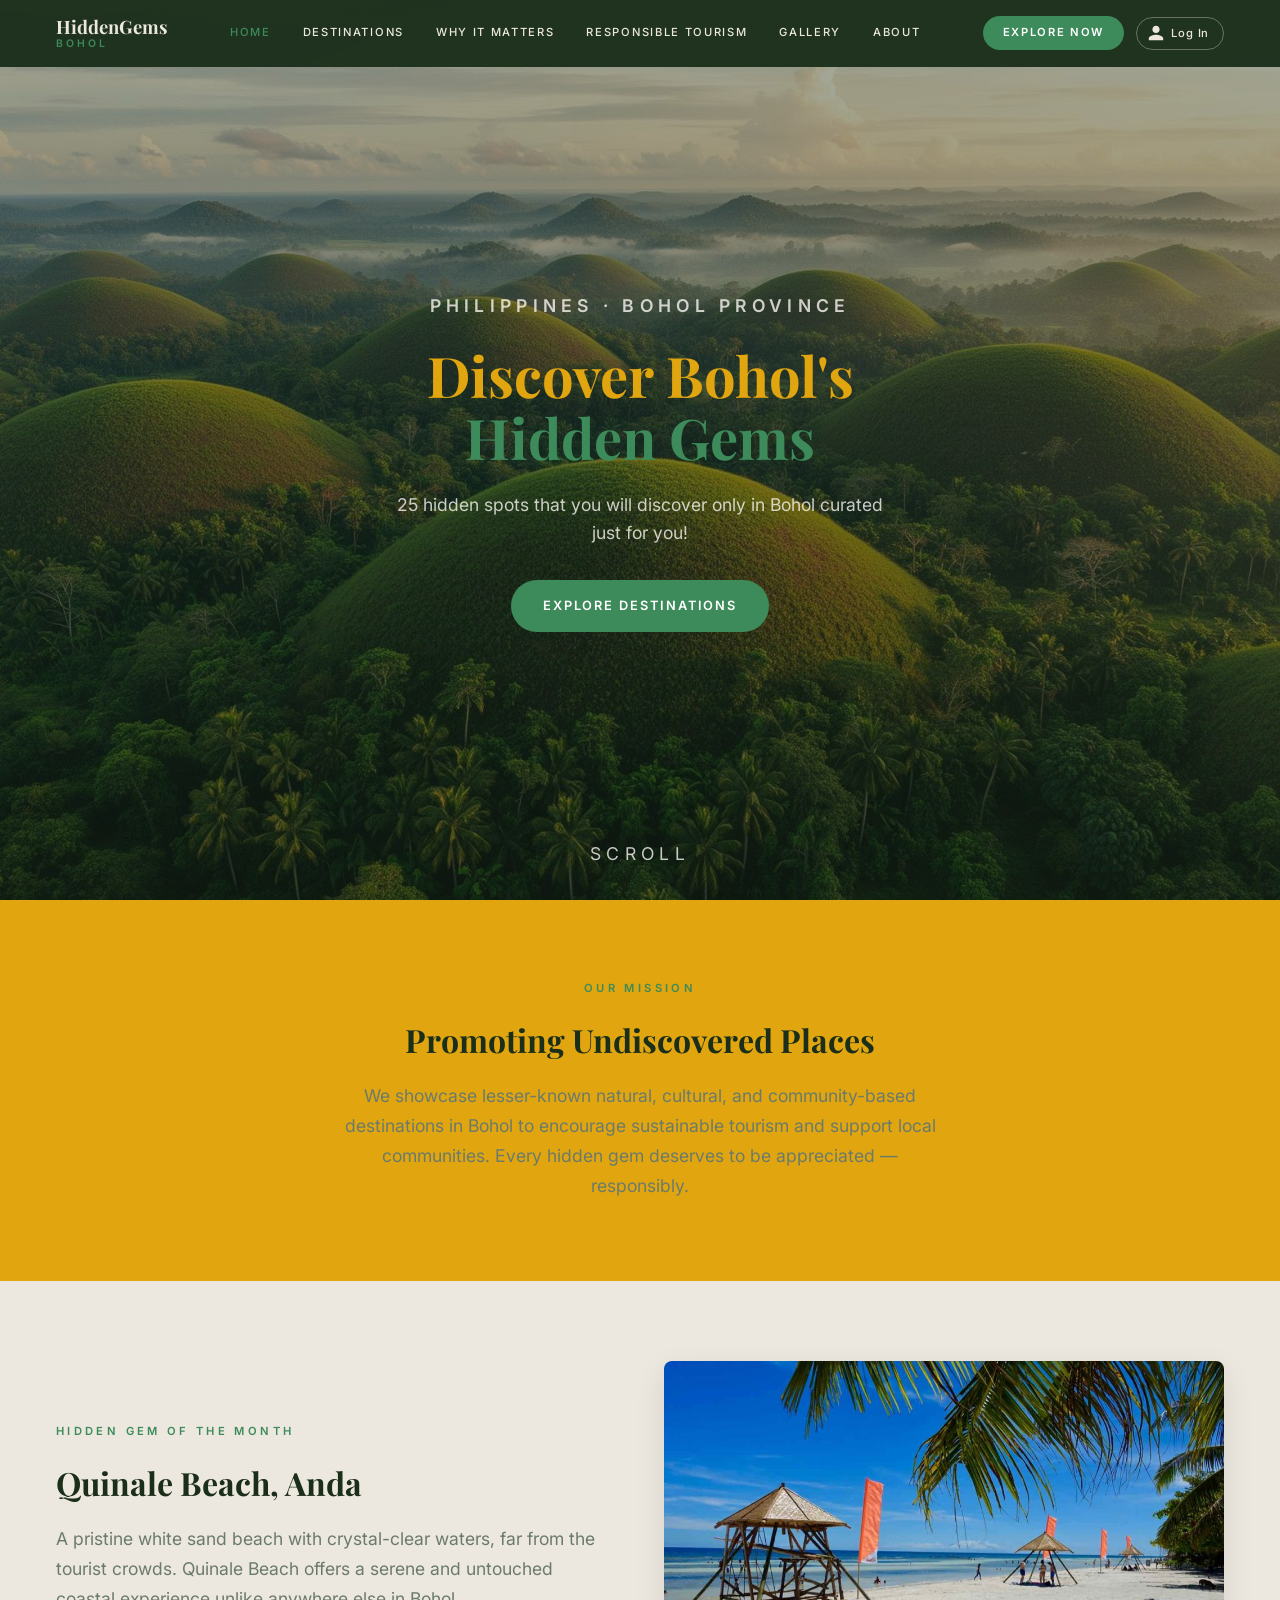
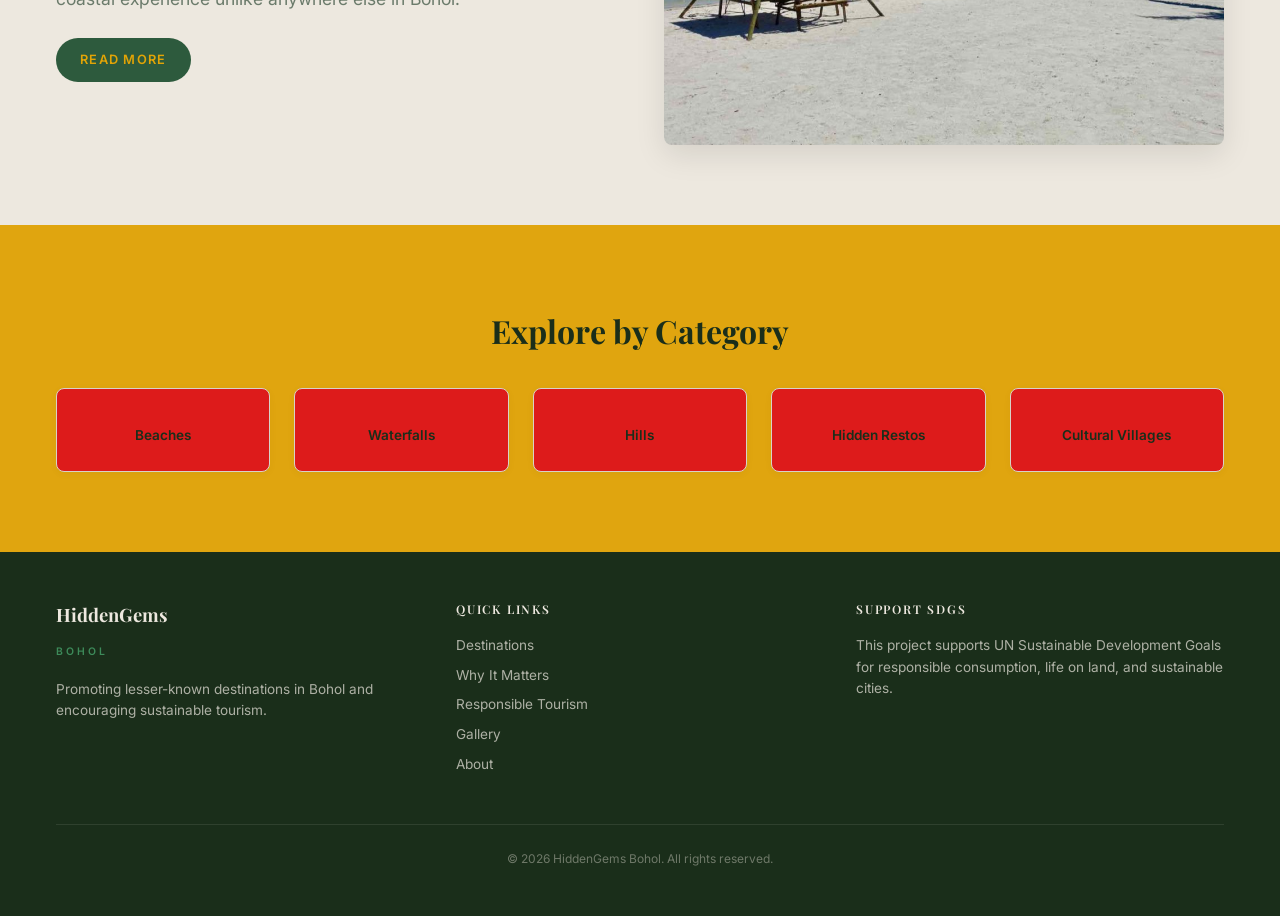
<file: HIDDENGEMS PART 2/index.html>
<!DOCTYPE html>
<html lang="en">
<head>
  <meta charset="UTF-8">
  <meta name="viewport" content="width=device-width, initial-scale=1.0">
  <title>HiddenGems Bohol – Discover Undiscovered Destinations</title>
  <meta name="description" content="Explore lesser-known beaches, waterfalls, mountains, and cultural villages in Bohol, Philippines.">
  <link rel="stylesheet" href="css/style.css">
</head>
<body>
  <div id="navbar"></div>

  <section class="hero">
    <img src="images/hero-bohol.jpg" alt="Chocolate Hills Bohol" class="hero-bg">
    <div class="hero-overlay"></div>
    <div class="hero-content">
      <p class="hero-tag">PHILIPPINES · BOHOL PROVINCE</p>
      <h1>Discover Bohol's<br><span>Hidden Gems</span></h1>
      <p>25 hidden spots that you will discover only in Bohol curated just for you!</p>
      <a href="destinations.html" class="hero-btn">EXPLORE DESTINATIONS</a>
    </div>
    <p class="hero-scroll">SCROLL</p>
  </section>

  <section class="section">
    <div class="container text-center" style="max-width:700px;margin:0 auto;">
      <p class="section-tag">OUR MISSION</p>
      <h2 class="section-title">Promoting Undiscovered Places</h2>
      <p class="section-desc mx-auto">We showcase lesser-known natural, cultural, and community-based destinations in Bohol to encourage sustainable tourism and support local communities. Every hidden gem deserves to be appreciated — responsibly.</p>
    </div>
  </section>

  <section class="section section-alt">
    <div class="container">
      <div class="featured-grid">
        <div>
          <p class="section-tag">HIDDEN GEM OF THE MONTH</p>
          <h2 class="section-title">Quinale Beach, Anda</h2>
          <p class="section-desc">A pristine white sand beach with crystal-clear waters, far from the tourist crowds. Quinale Beach offers a serene and untouched coastal experience unlike anywhere else in Bohol.</p>
          <a href="destination-detail.html?id=quinale-beach" class="read-more-btn">READ MORE</a>
        </div>
        <div>
          <img src="images/uploads/quinale.jpg" alt="Quinale Beach" class="featured-img">
        </div>
      </div>
    </div>
  </section>

  <section class="section">
    <div class="container text-center">
      <h2 class="section-title">Explore by Category</h2>
      <div class="category-grid" style="margin-top:2rem;">
        <a href="destinations.html?category=beaches" class="category-card"><div class="label">Beaches</div></a>
        <a href="destinations.html?category=waterfalls" class="category-card"><div class="label">Waterfalls</div></a>
        <a href="destinations.html?category=hills" class="category-card"><div class="label">Hills</div></a>
        <a href="destinations.html?category=hidden-restos" class="category-card"><div class="label">Hidden Restos</div></a>
        <a href="destinations.html?category=cultural" class="category-card"><div class="label">Cultural Villages</div></a>
      </div>
    </div>
  </section>

  <div id="footer"></div>
  <script src="js/data.js"></script>
  <script src="js/app.js"></script>
  <script>
    document.getElementById('navbar').innerHTML = getNavbar('home');
    document.getElementById('footer').innerHTML = getFooter();
  </script>
</body>
</html>
</file>
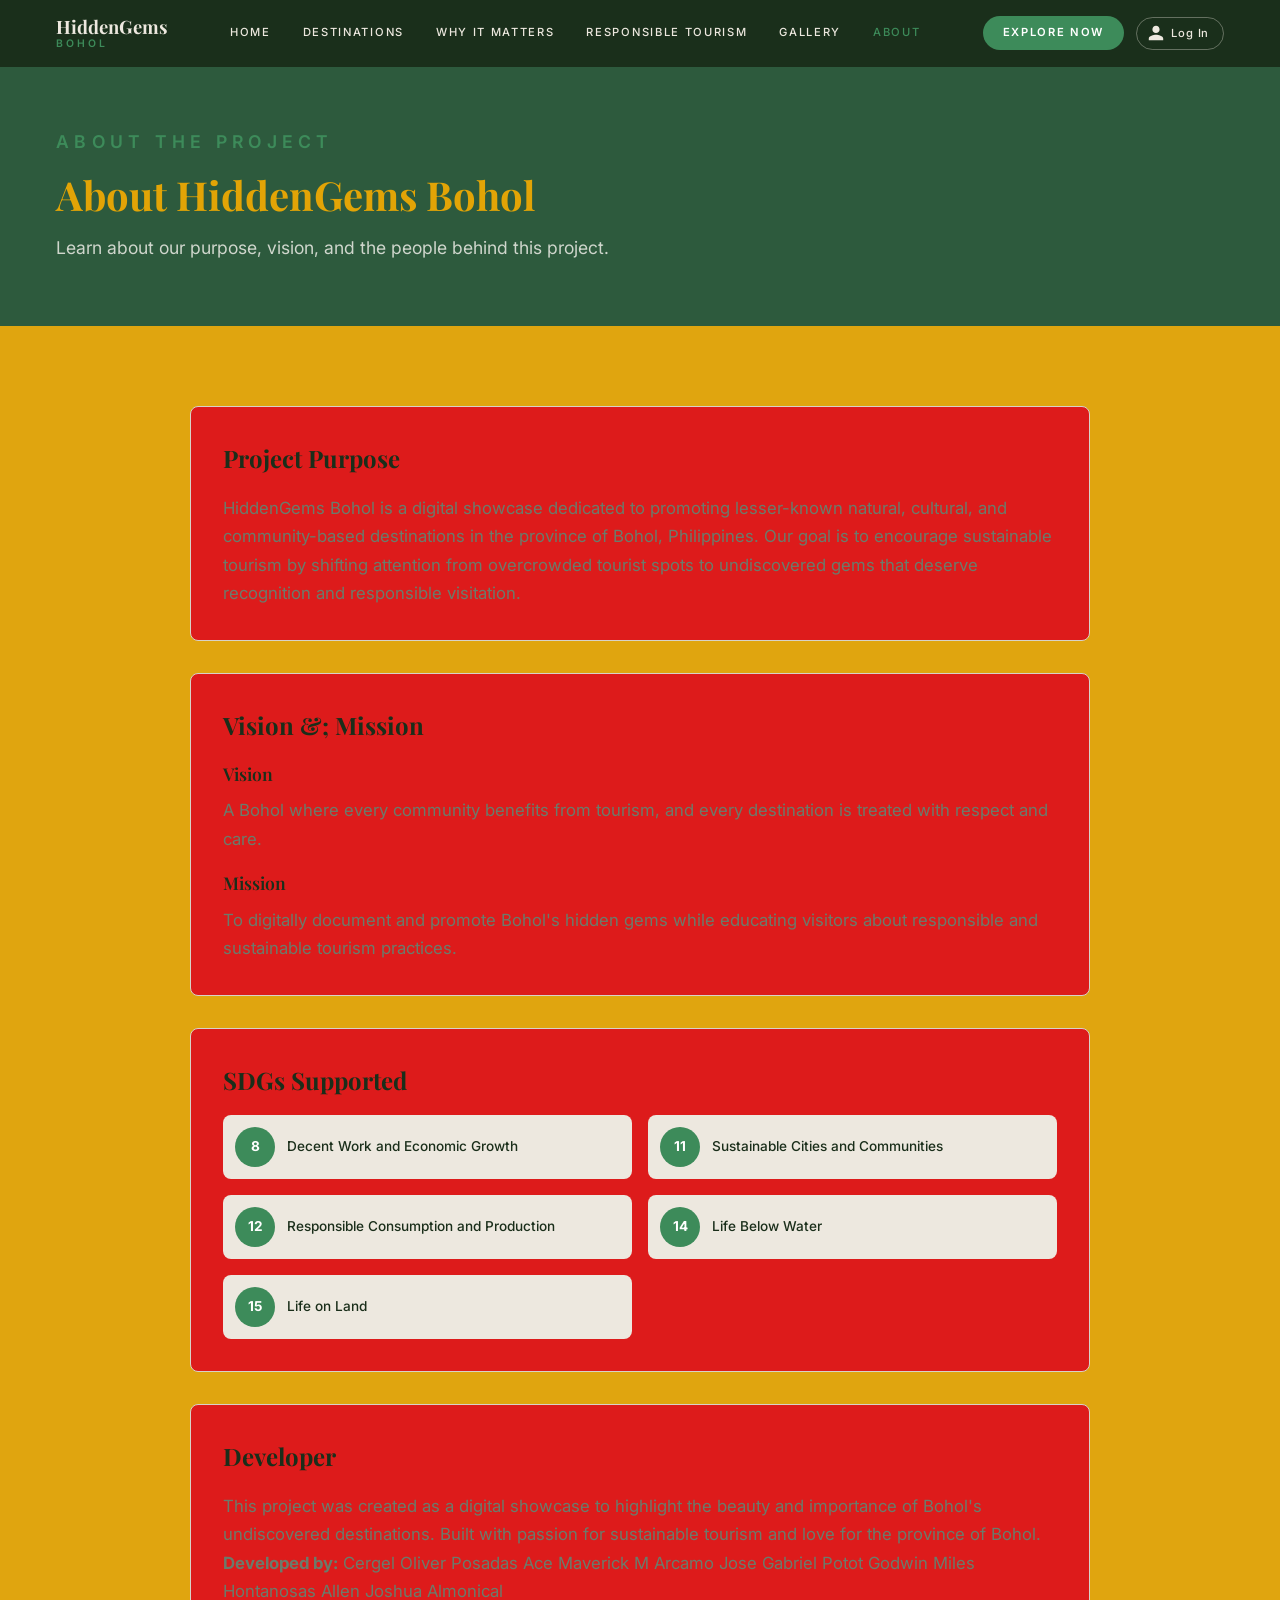
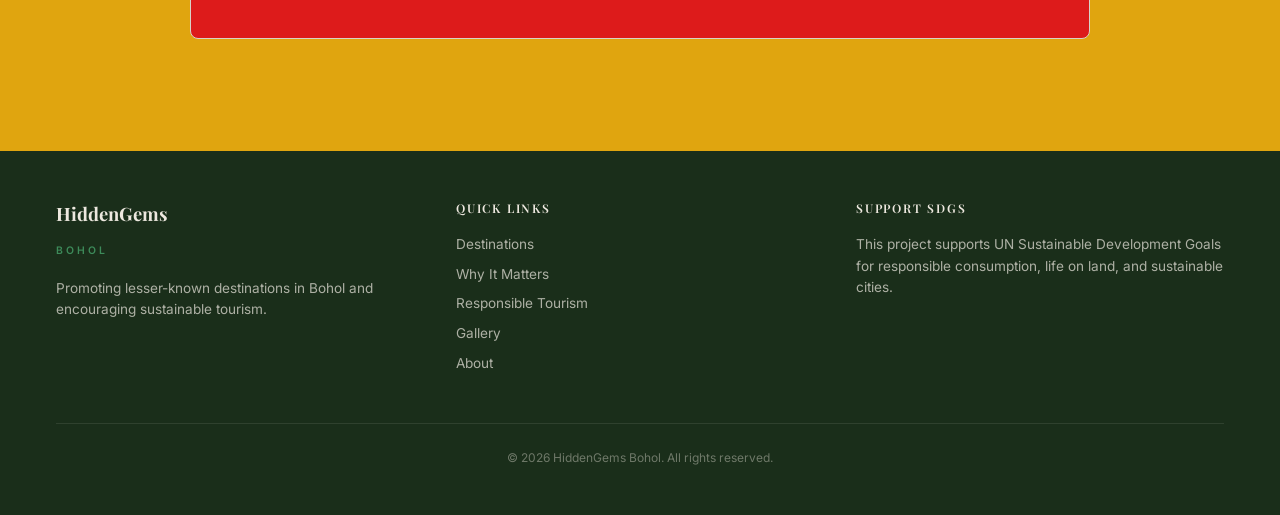
<file: HIDDENGEMS PART 2/about.html>
<!DOCTYPE html>
<html lang="en">
<head>
  <meta charset="UTF-8">
  <meta name="viewport" content="width=device-width, initial-scale=1.0">
  <title>About – HiddenGems Bohol</title>
  <meta name="description" content="Learn about the purpose, vision, and team behind HiddenGems Bohol.">
  <link rel="stylesheet" href="css/style.css">
</head>
<body>
  <div id="navbar"></div>
  <div id="pageHeader"></div>

  <section class="section">
    <div class="content-cards">
      <div class="content-card">
        <h2>Project Purpose</h2>
        <p>HiddenGems Bohol is a digital showcase dedicated to promoting lesser-known natural, cultural, and community-based destinations in the province of Bohol, Philippines. Our goal is to encourage sustainable tourism by shifting attention from overcrowded tourist spots to undiscovered gems that deserve recognition and responsible visitation.</p>
      </div>

      <div class="content-card">
        <h2>Vision &; Mission</h2>
        <h3>Vision</h3>
        <p>A Bohol where every community benefits from tourism, and every destination is treated with respect and care.</p>
        <h3>Mission</h3>
        <p>To digitally document and promote Bohol's hidden gems while educating visitors about responsible and sustainable tourism practices.</p>
      </div>

      <div class="content-card">
        <h2>SDGs Supported</h2>
        <div class="sdg-grid" style="margin-top:1rem;">
          <div class="sdg-item"><span class="sdg-num">8</span><span class="sdg-label">Decent Work and Economic Growth</span></div>
          <div class="sdg-item"><span class="sdg-num">11</span><span class="sdg-label">Sustainable Cities and Communities</span></div>
          <div class="sdg-item"><span class="sdg-num">12</span><span class="sdg-label">Responsible Consumption and Production</span></div>
          <div class="sdg-item"><span class="sdg-num">14</span><span class="sdg-label">Life Below Water</span></div>
          <div class="sdg-item"><span class="sdg-num">15</span><span class="sdg-label">Life on Land</span></div>
        </div>
      </div>

      <div class="content-card">
        <h2>Developer</h2>
        <p>This project was created as a digital showcase to highlight the beauty and importance of Bohol's undiscovered destinations. Built with passion for sustainable tourism and love for the province of Bohol.</p>
        <p><strong>Developed by:</strong> Cergel Oliver Posadas
                                          Ace Maverick M Arcamo
                                          Jose Gabriel Potot
                                          Godwin Miles Hontanosas
                                          Allen Joshua Almonical

        </p>
      </div>
    </div>
  </section>

  <div id="footer"></div>
  <script src="js/data.js"></script>
  <script src="js/app.js"></script>
  <script>
    document.getElementById('navbar').innerHTML = getNavbar('about');
    document.getElementById('pageHeader').innerHTML = getPageHeader('About the Project', 'About HiddenGems Bohol', 'Learn about our purpose, vision, and the people behind this project.');
    document.getElementById('footer').innerHTML = getFooter();
  </script>
</body>
</html>
</file>
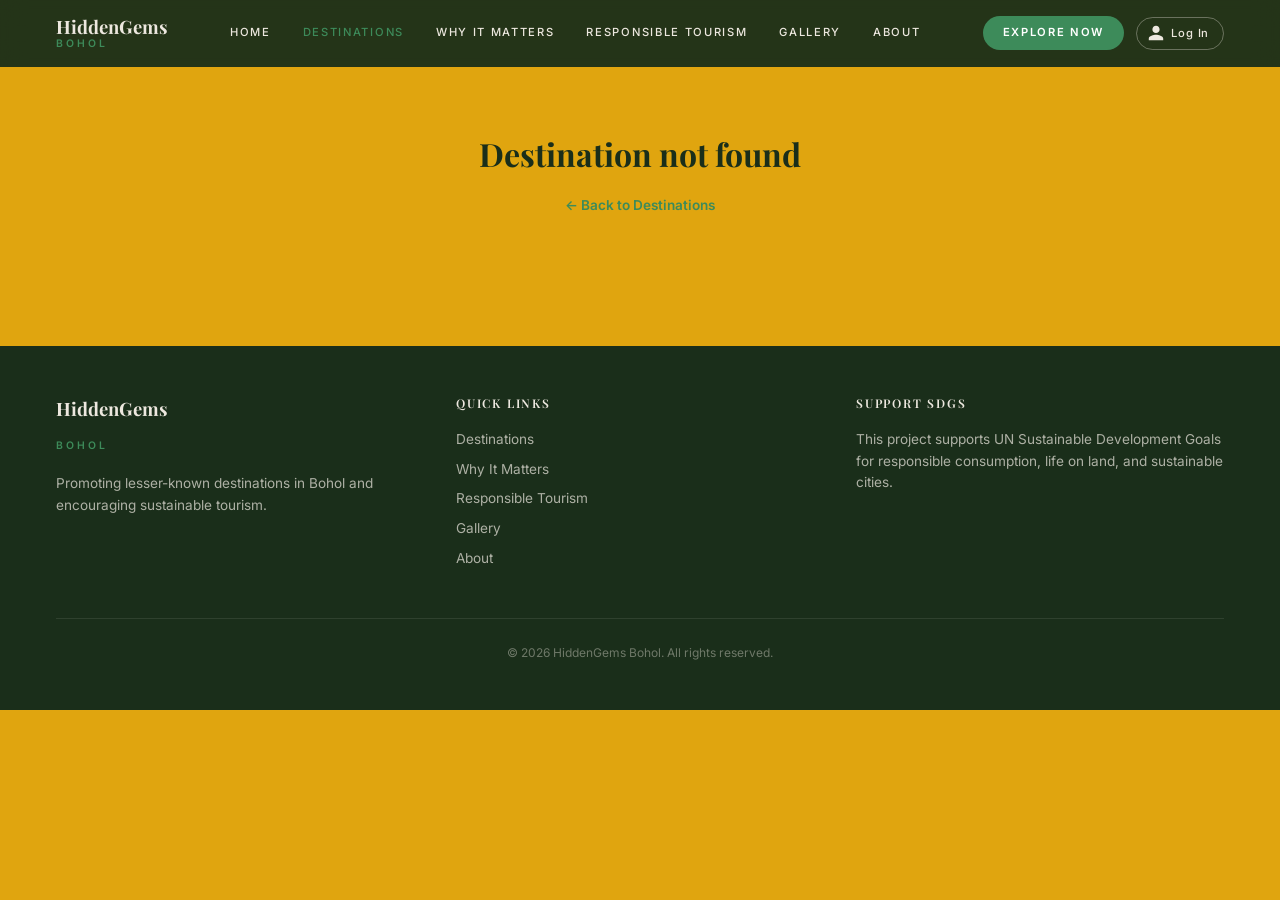
<file: HIDDENGEMS PART 2/destination-detail.html>
<!DOCTYPE html>
<html lang="en">
<head>
  <meta charset="UTF-8">
  <meta name="viewport" content="width=device-width, initial-scale=1.0">
  <title>Destination Detail – HiddenGems Bohol</title>
  <meta name="description" content="Detailed information about a hidden gem in Bohol.">
  <link rel="stylesheet" href="css/style.css">
</head>
<body>
  <div id="navbar"></div>
  <div id="detailContent"></div>
  <div id="footer"></div>

  <script src="js/data.js"></script>
  <script src="js/app.js"></script>
  <script>
    document.getElementById('navbar').innerHTML = getNavbar('destinations');
    document.getElementById('footer').innerHTML = getFooter();

    const params = new URLSearchParams(window.location.search);
    const id = params.get('id');
    const dest = destinations.find(d => d.id === id);

    if (!dest) {
      document.getElementById('detailContent').innerHTML =
        '<div style="padding:8rem 2rem;text-align:center;">'
        +'<h1 style="font-family:var(--font-heading);font-size:2rem;">Destination not found</h1>'
        +'<a href="destinations.html" class="back-link" style="margin-top:1rem;display:inline-block;">← Back to Destinations</a>'
        +'</div>';
    } else {
      const cat = categoryLabels[dest.category];
      document.title = dest.name + ' – HiddenGems Bohol';

      const reminders = dest.travelReminders.map(r => '<li>• '+r+'</li>').join('');

      document.getElementById('detailContent').innerHTML =
        '<section class="detail-hero">'
        +'<img src="'+dest.image+'" alt="'+dest.name+'">'
        +'<div class="overlay"></div>'
        +'<div class="info"><div class="container">'
        +'<span class="tag">'+cat.icon+' '+cat.label.toUpperCase()+'</span>'
        +'<h1>'+dest.name+'</h1>'
        +'<p class="location">📍 '+dest.municipality+', Bohol</p>'
        +'</div></div></section>'

        +'<div class="container" style="padding:3rem 1rem 5rem;">'
        +'<div class="detail-content">'
        +'<a href="destinations.html" class="back-link">← Back to Destinations</a>'

        +'<div style="margin-top:2rem;">'
        +'<h2 class="section-title">About This Place</h2>'
        +'<p class="section-desc" style="max-width:100%;">'+dest.fullDescription+'</p>'
        +'</div>'

        +'<div class="info-grid">'
        +'<div class="info-card"><div class="info-card-header"><span class="info-card-icon">🧭</span><h3>How to Get There</h3></div><p>'+dest.howToGetThere+'</p></div>'
        +'<div class="info-card"><div class="info-card-header"><span class="info-card-icon">💰</span><h3>Estimated Budget</h3></div><p>'+dest.estimatedBudget+'</p></div>'
        +'<div class="info-card"><div class="info-card-header"><span class="info-card-icon">⚠️</span><h3>Travel Reminders</h3></div><ul>'+reminders+'</ul></div>'
        +'<div class="info-card"><div class="info-card-header"><span class="info-card-icon">🌱</span><h3>Sustainability Note</h3></div><p>'+dest.sustainabilityNote+'</p></div>'
        +'</div>'

        

        +'</div></div>';
    }
  </script>
</body>
</html>
</file>
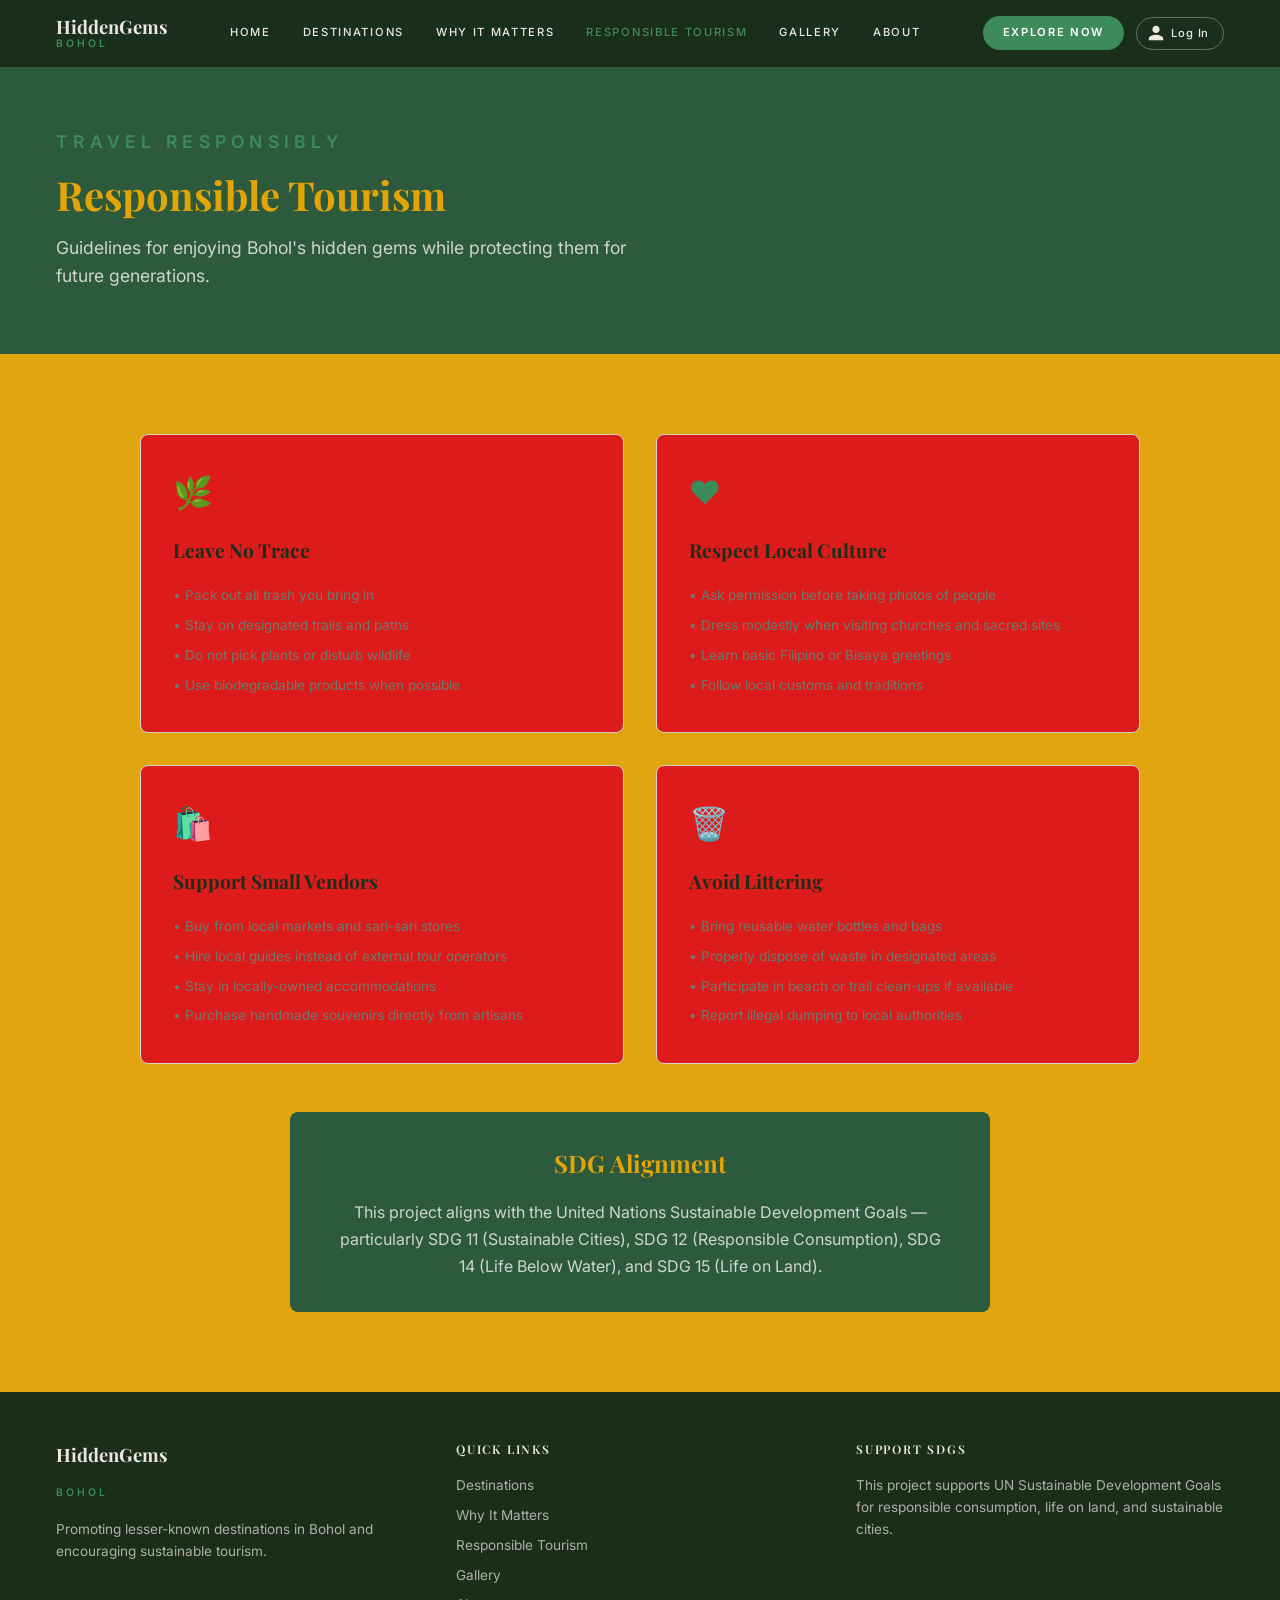
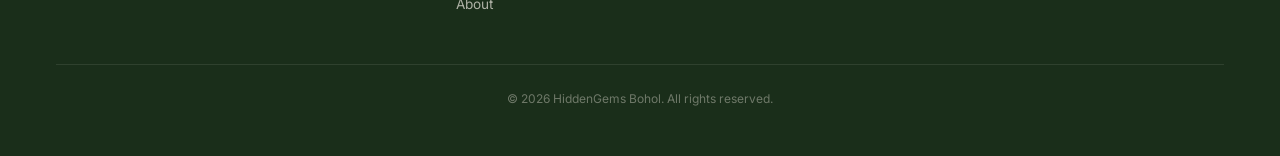
<file: HIDDENGEMS PART 2/responsible-tourism.html>
<!DOCTYPE html>
<html lang="en">
<head>
  <meta charset="UTF-8">
  <meta name="viewport" content="width=device-width, initial-scale=1.0">
  <title>Responsible Tourism – HiddenGems Bohol</title>
  <meta name="description" content="Guidelines for enjoying Bohol's hidden gems while protecting them for future generations.">
  <link rel="stylesheet" href="css/style.css">
</head>
<body>
  <div id="navbar"></div>
  <div id="pageHeader"></div>

  <section class="section">
    <div class="principles-grid">
      <div class="principle-card">
        <div class="principle-icon">🌿</div>
        <h2>Leave No Trace</h2>
        <ul>
          <li>• Pack out all trash you bring in</li>
          <li>• Stay on designated trails and paths</li>
          <li>• Do not pick plants or disturb wildlife</li>
          <li>• Use biodegradable products when possible</li>
        </ul>
      </div>
      <div class="principle-card">
        <div class="principle-icon">❤️</div>
        <h2>Respect Local Culture</h2>
        <ul>
          <li>• Ask permission before taking photos of people</li>
          <li>• Dress modestly when visiting churches and sacred sites</li>
          <li>• Learn basic Filipino or Bisaya greetings</li>
          <li>• Follow local customs and traditions</li>
        </ul>
      </div>
      <div class="principle-card">
        <div class="principle-icon">🛍️</div>
        <h2>Support Small Vendors</h2>
        <ul>
          <li>• Buy from local markets and sari-sari stores</li>
          <li>• Hire local guides instead of external tour operators</li>
          <li>• Stay in locally-owned accommodations</li>
          <li>• Purchase handmade souvenirs directly from artisans</li>
        </ul>
      </div>
      <div class="principle-card">
        <div class="principle-icon">🗑️</div>
        <h2>Avoid Littering</h2>
        <ul>
          <li>• Bring reusable water bottles and bags</li>
          <li>• Properly dispose of waste in designated areas</li>
          <li>• Participate in beach or trail clean-ups if available</li>
          <li>• Report illegal dumping to local authorities</li>
        </ul>
      </div>
    </div>

    <div class="sdg-banner">
      <h3>SDG Alignment</h3>
      <p>This project aligns with the United Nations Sustainable Development Goals — particularly SDG 11 (Sustainable Cities), SDG 12 (Responsible Consumption), SDG 14 (Life Below Water), and SDG 15 (Life on Land).</p>
    </div>
  </section>

  <div id="footer"></div>
  <script src="js/data.js"></script>
  <script src="js/app.js"></script>
  <script>
    document.getElementById('navbar').innerHTML = getNavbar('responsible');
    document.getElementById('pageHeader').innerHTML = getPageHeader('Travel Responsibly', 'Responsible Tourism', 'Guidelines for enjoying Bohol\'s hidden gems while protecting them for future generations.');
    document.getElementById('footer').innerHTML = getFooter();
  </script>
</body>
</html>
</file>
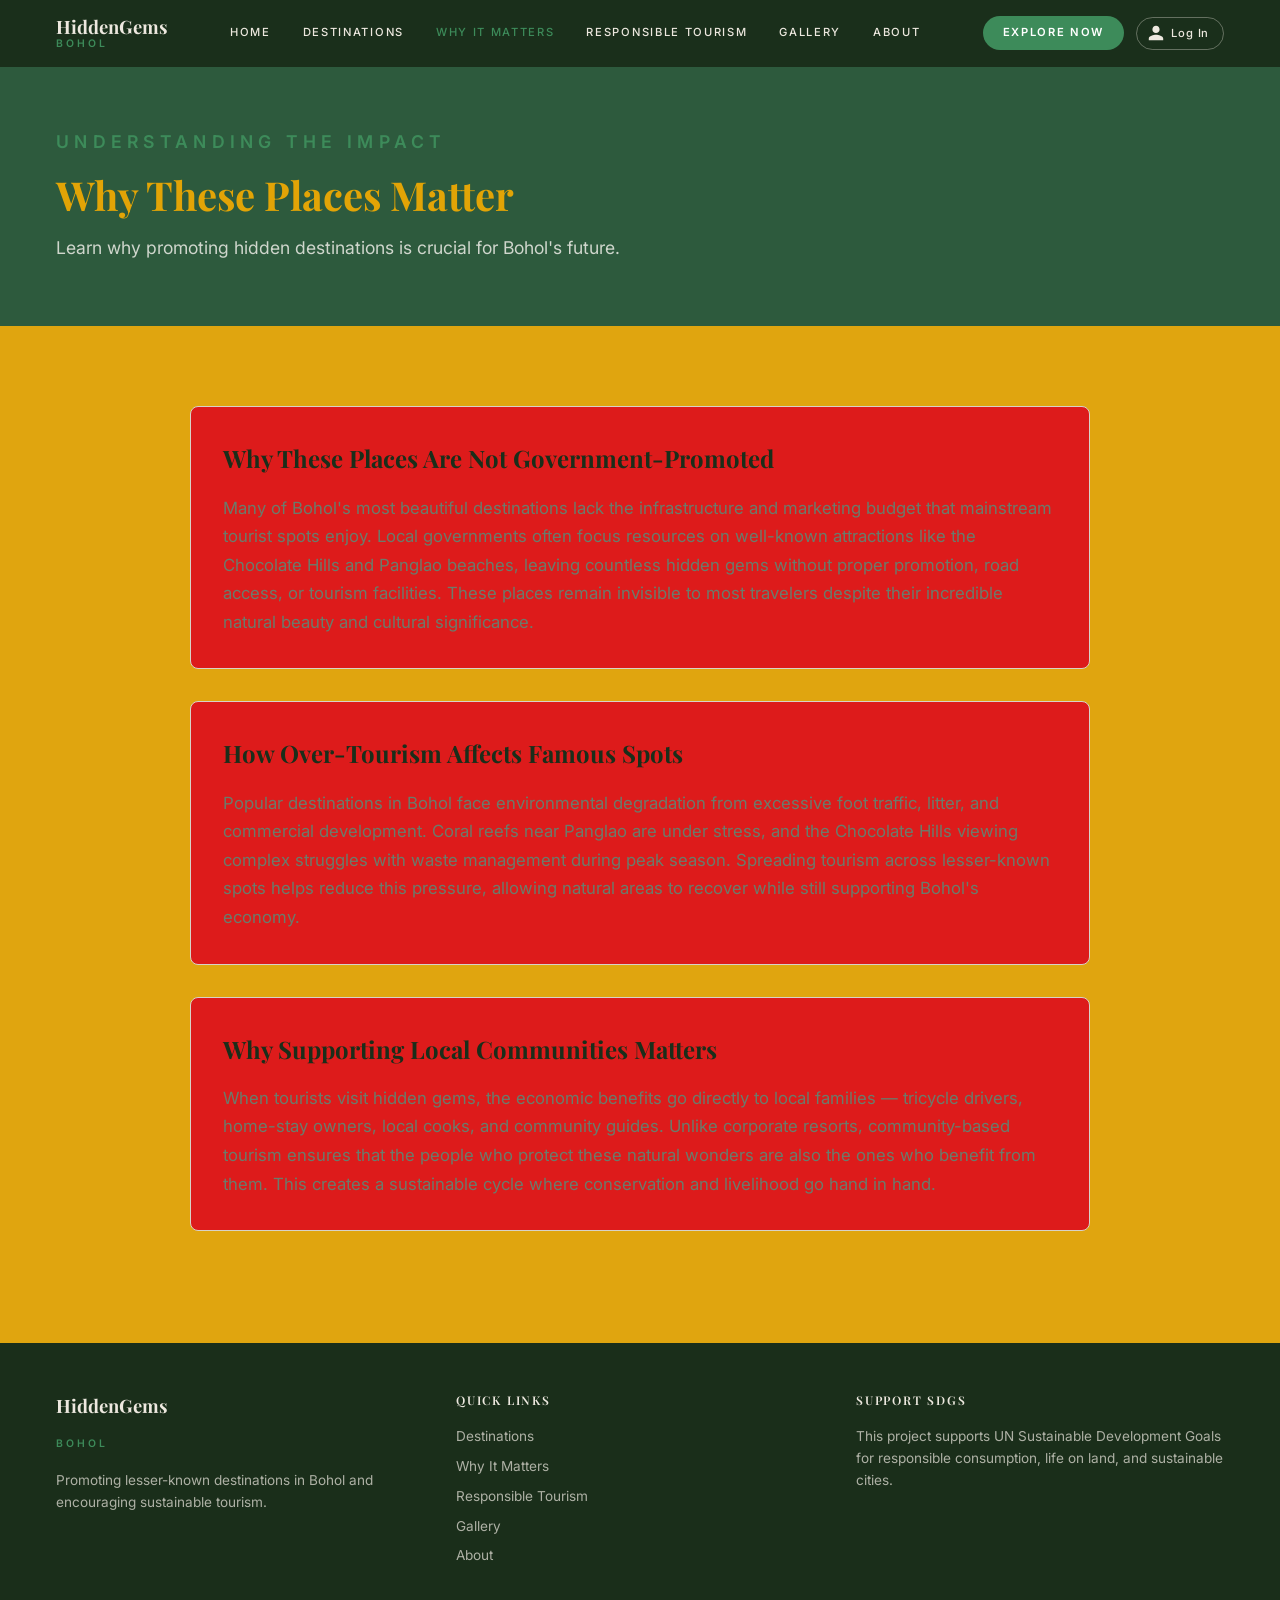
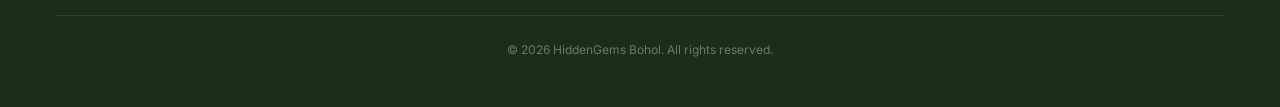
<file: HIDDENGEMS PART 2/why-it-matters.html>
<!DOCTYPE html>
<html lang="en">
<head>
  <meta charset="UTF-8">
  <meta name="viewport" content="width=device-width, initial-scale=1.0">
  <title>Why These Places Matter – HiddenGems Bohol</title>
  <meta name="description" content="Learn why promoting hidden destinations is crucial for Bohol's future.">
  <link rel="stylesheet" href="css/style.css">
</head>
<body>
  <div id="navbar"></div>
  <div id="pageHeader"></div>

  <section class="section">
    <div class="content-cards">
      <div class="content-card">
        <h2>Why These Places Are Not Government-Promoted</h2>
        <p>Many of Bohol's most beautiful destinations lack the infrastructure and marketing budget that mainstream tourist spots enjoy. Local governments often focus resources on well-known attractions like the Chocolate Hills and Panglao beaches, leaving countless hidden gems without proper promotion, road access, or tourism facilities. These places remain invisible to most travelers despite their incredible natural beauty and cultural significance.</p>
      </div>
      <div class="content-card">
        <h2>How Over-Tourism Affects Famous Spots</h2>
        <p>Popular destinations in Bohol face environmental degradation from excessive foot traffic, litter, and commercial development. Coral reefs near Panglao are under stress, and the Chocolate Hills viewing complex struggles with waste management during peak season. Spreading tourism across lesser-known spots helps reduce this pressure, allowing natural areas to recover while still supporting Bohol's economy.</p>
      </div>
      <div class="content-card">
        <h2>Why Supporting Local Communities Matters</h2>
        <p>When tourists visit hidden gems, the economic benefits go directly to local families — tricycle drivers, home-stay owners, local cooks, and community guides. Unlike corporate resorts, community-based tourism ensures that the people who protect these natural wonders are also the ones who benefit from them. This creates a sustainable cycle where conservation and livelihood go hand in hand.</p>
      </div>
    </div>
  </section>

  <div id="footer"></div>
  <script src="js/data.js"></script>
  <script src="js/app.js"></script>
  <script>
    document.getElementById('navbar').innerHTML = getNavbar('why');
    document.getElementById('pageHeader').innerHTML = getPageHeader('Understanding the Impact', 'Why These Places Matter', 'Learn why promoting hidden destinations is crucial for Bohol\'s future.');
    document.getElementById('footer').innerHTML = getFooter();
  </script>
</body>
</html>
</file>
<file: HIDDENGEMS PART 2/css/style.css>
/* ============================================================
   HIDDENGEMS BOHOL — Stylesheet
   ============================================================
   1. Tokens & Reset
   2. Layout
   3. Navbar
   4. Hero
   5. Sections & Page Header
   6. Featured & Category Grid
   7. Filters
   8. Destination Cards
   9. Destination Detail
  10. Content Cards & Principles
  11. SDG
  12. Gallery
  13. Footer
  14. Auth (Login / Signup)
  15. Animations
  16. Responsive
   ============================================================ */

@import url('https://fonts.googleapis.com/css2?family=Playfair+Display:ital,wght@0,400;0,500;0,600;0,700;0,800;1,400;1,700&family=Inter:wght@300;400;500;600;700&display=swap');


/* ── 1. TOKENS & RESET ─────────────────────────────────────── */

:root {
  --bg:           #e0a50f;
  --fg:           #1a2e1a;
  --card:         #dd1b1b;
  --primary:      #2d5a3d;
  --primary-fg:   #e2a406;
  --secondary:    #ede8df;
  --secondary-fg: #1a2e1a;
  --muted:        #e8e4dc;
  --muted-fg:     #6b7b6b;
  --accent:       #3d8b5a;
  --accent-fg:    #ffffff;
  --border:       #d8d2c8;
  --nav-bg:       #1a2e1a;
  --nav-fg:       #ede8df;
  --radius:       0.5rem;
  --font-heading: 'Playfair Display', serif;
  --font-body:    'Inter', sans-serif;
}

*,
*::before,
*::after {
  box-sizing: border-box;
  margin: 0;
  padding: 0;
}

body {
  font-family: var(--font-body);
  background: var(--bg);
  color: var(--fg);
  line-height: 1.6;
}

h1, h2, h3, h4, h5, h6 { font-family: var(--font-heading); }
a   { text-decoration: none; color: inherit; }
img { max-width: 100%; display: block; }
ul  { list-style: none; }


/* ── 2. LAYOUT ─────────────────────────────────────────────── */

.container {
  max-width: 1200px;
  margin: 0 auto;
  padding: 0 1rem;
}

.text-center { text-align: center; }
.mx-auto     { margin-left: auto; margin-right: auto; }


/* ── 3. NAVBAR ─────────────────────────────────────────────── */

.navbar {
  position: fixed;
  top: 0; left: 0; right: 0;
  z-index: 100;
  background: rgba(26, 46, 26, 0.95);
  backdrop-filter: blur(12px);
}

.navbar .container {
  display: flex;
  align-items: center;
  justify-content: space-between;
  padding-top: 1rem;
  padding-bottom: 1rem;
}

.navbar-brand {
  display: flex;
  flex-direction: column;
  line-height: 1.2;
}

.navbar-brand .name {
  color: var(--nav-fg);
  font-family: var(--font-heading);
  font-size: 1.15rem;
  font-weight: 700;
}

.navbar-brand .sub {
  color: var(--accent);
  font-size: 0.65rem;
  font-weight: 600;
  letter-spacing: 0.3em;
}

.nav-links {
  display: flex;
  align-items: center;
  gap: 2rem;
}

.nav-links a {
  color: var(--nav-fg);
  font-size: 0.7rem;
  font-weight: 500;
  letter-spacing: 0.15em;
  transition: color 0.2s;
}

.nav-links a:hover,
.nav-links a.active {
  color: var(--accent);
}

.nav-right {
  display: flex;
  align-items: center;
  gap: 0.75rem;
}

.nav-cta {
  padding: 0.5rem 1.25rem;
  border-radius: 50px;
  background: var(--accent);
  color: var(--accent-fg);
  font-family: var(--font-body);
  font-size: 0.7rem;
  font-weight: 600;
  letter-spacing: 0.15em;
  transition: background 0.2s;
}

.nav-cta:hover { background: var(--primary); }

.hamburger {
  display: none;
  background: none;
  border: none;
  cursor: pointer;
  padding: 0.5rem;
}

.hamburger span {
  display: block;
  width: 24px;
  height: 2px;
  background: var(--nav-fg);
  margin: 5px 0;
  transition: 0.3s;
}

.mobile-menu {
  display: none;
  background: var(--nav-bg);
  border-top: 1px solid rgba(255, 255, 255, 0.1);
  padding: 1rem;
}

.mobile-menu.open { display: block; }

.mobile-menu a {
  display: block;
  padding: 0.75rem 0;
  color: var(--nav-fg);
  font-size: 0.85rem;
  letter-spacing: 0.1em;
}

.mobile-menu a:hover,
.mobile-menu a.active {
  color: var(--accent);
}


/* ── 4. HERO ───────────────────────────────────────────────── */

.hero {
  position: relative;
  height: 100vh;
  display: flex;
  align-items: center;
  justify-content: center;
  overflow: hidden;
}

.hero-bg {
  position: absolute;
  inset: 0;
  width: 100%;
  height: 100%;
  object-fit: cover;
}

.hero-overlay {
  position: absolute;
  inset: 0;
  background: rgba(26, 46, 26, 0.4);
}

.hero-content {
  position: relative;
  z-index: 2;
  text-align: center;
  padding: 0 1rem;
  animation: fadeInUp 0.8s ease-out;
}

.hero-tag {
  color: var(--accent);
  font-size: 0.7rem;
  font-weight: 600;
  letter-spacing: 0.3em;
  margin-bottom: 1.5rem;
}

.hero h1 {
  font-size: 3.5rem;
  font-weight: 700;
  color: var(--bg);
  line-height: 1.1;
}

.hero h1 span { color: var(--accent); }

.hero p {
  margin-top: 1.5rem;
  color: rgba(247, 245, 240, 0.8);
  font-size: 1.1rem;
  max-width: 500px;
  margin-left: auto;
  margin-right: auto;
}

.hero-btn {
  display: inline-block;
  margin-top: 2rem;
  padding: 1rem 2rem;
  border-radius: 50px;
  background: var(--accent);
  color: var(--accent-fg);
  font-family: var(--font-body);
  font-size: 0.8rem;
  font-weight: 600;
  letter-spacing: 0.15em;
  transition: background 0.2s;
}

.hero-btn:hover { background: var(--primary); }

.hero-scroll {
  position: absolute;
  bottom: 2rem;
  left: 50%;
  transform: translateX(-50%);
  color: rgba(247, 245, 240, 0.5);
  font-size: 0.65rem;
  letter-spacing: 0.3em;
}


/* ── 5. SECTIONS & PAGE HEADER ─────────────────────────────── */

.section      { padding: 5rem 0; }
.section-alt  { background: var(--secondary); }
.section-dark { background: var(--primary); color: var(--primary-fg); }

.section-tag {
  color: var(--accent);
  font-size: 0.7rem;
  font-weight: 600;
  letter-spacing: 0.3em;
  text-transform: uppercase;
  margin-bottom: 1rem;
}

.section-title {
  font-size: 2rem;
  font-weight: 700;
  margin-bottom: 1rem;
}

.section-desc {
  color: var(--muted-fg);
  font-size: 1.1rem;
  max-width: 600px;
  line-height: 1.7;
}

.page-header {
  padding: 7rem 0 4rem;
  background: var(--primary);
  color: var(--primary-fg);
}

.page-header .section-tag { color: var(--accent); }

.page-header h1 {
  font-size: 2.5rem;
  font-weight: 700;
  line-height: 1.15;
}

.page-header p {
  margin-top: 1rem;
  color: rgba(247, 245, 240, 0.8);
  font-size: 1.1rem;
  max-width: 600px;
}


/* ── 6. FEATURED & CATEGORY GRID ───────────────────────────── */

.featured-grid {
  display: grid;
  grid-template-columns: 1fr 1fr;
  gap: 3rem;
  align-items: center;
}

.featured-img {
  border-radius: var(--radius);
  box-shadow: 0 10px 30px rgba(0, 0, 0, 0.1);
  width: 100%;
  height: 24rem;
  object-fit: cover;
}

.read-more-btn {
  display: inline-block;
  margin-top: 1.5rem;
  padding: 0.75rem 1.5rem;
  border-radius: 50px;
  background: var(--primary);
  color: var(--primary-fg);
  font-family: var(--font-body);
  font-size: 0.8rem;
  font-weight: 600;
  letter-spacing: 0.1em;
  transition: background 0.2s;
}

.read-more-btn:hover { background: var(--accent); }

.category-grid {
  display: grid;
  grid-template-columns: repeat(5, 1fr);
  gap: 1.5rem;
}

.category-card {
  background: var(--card);
  border-radius: var(--radius);
  padding: 1.5rem;
  text-align: center;
  border: 1px solid var(--border);
  box-shadow: 0 2px 8px rgba(0, 0, 0, 0.04);
  transition: box-shadow 0.2s, transform 0.2s;
}

.category-card:hover {
  box-shadow: 0 8px 24px rgba(0, 0, 0, 0.08);
  transform: translateY(-2px);
}

.category-card .icon  { font-size: 2.2rem; }
.category-card .label { margin-top: 0.75rem; font-weight: 600; font-size: 0.85rem; }


/* ── 7. FILTERS ────────────────────────────────────────────── */

.filters {
  display: flex;
  flex-wrap: wrap;
  gap: 0.75rem;
  margin-bottom: 2rem;
}

.filter-btn {
  padding: 0.5rem 1rem;
  border-radius: 50px;
  border: none;
  cursor: pointer;
  font-family: var(--font-body);
  font-size: 0.85rem;
  font-weight: 500;
  background: var(--secondary);
  color: var(--secondary-fg);
  transition: background 0.2s, color 0.2s;
}

.filter-btn:hover  { background: var(--muted); }
.filter-btn.active { background: var(--accent); color: var(--accent-fg); }


/* ── 8. DESTINATION CARDS ──────────────────────────────────── */

.dest-grid {
  display: grid;
  grid-template-columns: repeat(3, 1fr);
  gap: 2rem;
}

.dest-card {
  background: var(--card);
  border-radius: var(--radius);
  overflow: hidden;
  border: 1px solid var(--border);
  box-shadow: 0 2px 8px rgba(0, 0, 0, 0.04);
  transition: box-shadow 0.3s, transform 0.3s;
}

.dest-card:hover {
  box-shadow: 0 12px 32px rgba(0, 0, 0, 0.1);
  transform: translateY(-4px);
}

.dest-card-img { height: 13rem; overflow: hidden; }

.dest-card-img img {
  width: 100%;
  height: 100%;
  object-fit: cover;
  transition: transform 0.5s;
}

.dest-card:hover .dest-card-img img { transform: scale(1.05); }

.dest-card-body { padding: 1.25rem; }

.dest-card-tag {
  font-size: 0.7rem;
  color: var(--accent);
  font-weight: 600;
  letter-spacing: 0.1em;
  text-transform: uppercase;
}

.dest-card-title {
  margin-top: 0.5rem;
  font-size: 1.2rem;
  font-weight: 700;
}

.dest-card-desc {
  margin-top: 0.5rem;
  color: var(--muted-fg);
  font-size: 0.85rem;
  line-height: 1.6;
  display: -webkit-box;
  -webkit-line-clamp: 3;
  -webkit-box-orient: vertical;
  overflow: hidden;
}

.dest-card-link {
  display: inline-block;
  margin-top: 1rem;
  color: var(--accent);
  font-weight: 600;
  font-size: 0.85rem;
}


/* ── 9. DESTINATION DETAIL ─────────────────────────────────── */

.detail-hero {
  position: relative;
  height: 50vh;
  min-height: 350px;
}

.detail-hero img      { width: 100%; height: 100%; object-fit: cover; }
.detail-hero .overlay { position: absolute; inset: 0; background: rgba(26, 46, 26, 0.4); }
.detail-hero .info    { position: absolute; bottom: 0; left: 0; right: 0; padding: 2rem; }

.detail-hero .info .container { max-width: 1200px; margin: 0 auto; }

.detail-hero .tag {
  color: var(--accent);
  font-size: 0.7rem;
  font-weight: 600;
  letter-spacing: 0.3em;
}

.detail-hero h1 {
  margin-top: 0.5rem;
  font-size: 2.5rem;
  font-weight: 700;
  color: var(--bg);
}

.detail-hero .location {
  margin-top: 0.5rem;
  color: rgba(247, 245, 240, 0.8);
  font-size: 1rem;
}

.detail-content { max-width: 900px; }

.back-link { color: var(--accent); font-weight: 600; font-size: 0.85rem; }
.back-link:hover { text-decoration: underline; }

.info-grid {
  display: grid;
  grid-template-columns: 1fr 1fr;
  gap: 1.5rem;
  margin-top: 3rem;
}

.info-card {
  background: var(--card);
  padding: 1.5rem;
  border-radius: var(--radius);
  border: 1px solid var(--border);
}

.info-card-header {
  display: flex;
  align-items: center;
  gap: 0.75rem;
  margin-bottom: 0.75rem;
}

.info-card-icon { color: var(--accent); font-size: 1.2rem; }
.info-card h3   { font-size: 1.05rem; font-weight: 700; }

.info-card p,
.info-card li {
  color: var(--muted-fg);
  font-size: 0.85rem;
  line-height: 1.6;
}


/* ── 10. CONTENT CARDS & PRINCIPLES ───────────────────────── */

.content-cards { max-width: 900px; margin: 0 auto; }

.content-card {
  background: var(--card);
  padding: 2rem;
  border-radius: var(--radius);
  border: 1px solid var(--border);
  margin-bottom: 2rem;
}

.content-card h2 { font-size: 1.5rem; font-weight: 700; margin-bottom: 1rem; }
.content-card h3 { font-size: 1.1rem; font-weight: 600; margin-top: 1rem; margin-bottom: 0.5rem; }
.content-card p  { color: var(--muted-fg); font-size: 1.05rem; line-height: 1.7; }

.principles-grid {
  display: grid;
  grid-template-columns: 1fr 1fr;
  gap: 2rem;
  max-width: 1000px;
  margin: 0 auto;
}

.principle-card {
  background: var(--card);
  padding: 2rem;
  border-radius: var(--radius);
  border: 1px solid var(--border);
}

.principle-icon    { font-size: 2rem; margin-bottom: 1rem; color: var(--accent); }
.principle-card h2 { font-size: 1.2rem; font-weight: 700; margin-bottom: 1rem; }
.principle-card li { color: var(--muted-fg); font-size: 0.85rem; padding: 0.25rem 0; }


/* ── 11. SDG ───────────────────────────────────────────────── */

.sdg-banner {
  background: var(--primary);
  color: var(--primary-fg);
  border-radius: var(--radius);
  padding: 2rem 3rem;
  text-align: center;
  max-width: 700px;
  margin: 3rem auto 0;
}

.sdg-banner h3 { font-size: 1.5rem; font-weight: 700; margin-bottom: 1rem; }
.sdg-banner p  { color: rgba(247, 245, 240, 0.8); line-height: 1.7; }

.sdg-grid {
  display: grid;
  grid-template-columns: 1fr 1fr;
  gap: 1rem;
}

.sdg-item {
  display: flex;
  align-items: center;
  gap: 0.75rem;
  padding: 0.75rem;
  background: var(--secondary);
  border-radius: var(--radius);
}

.sdg-num {
  background: var(--accent);
  color: var(--accent-fg);
  border-radius: 50%;
  width: 2.5rem;
  height: 2.5rem;
  display: flex;
  align-items: center;
  justify-content: center;
  font-weight: 700;
  font-size: 0.85rem;
  flex-shrink: 0;
}

.sdg-label { font-size: 0.85rem; font-weight: 500; }


/* ── 12. GALLERY ───────────────────────────────────────────── */

.gallery-grid {
  display: grid;
  grid-template-columns: repeat(3, 1fr);
  gap: 1rem;
}

.gallery-item {
  aspect-ratio: 4 / 3;
  overflow: hidden;
  border-radius: var(--radius);
  cursor: pointer;
}

.gallery-item img {
  width: 100%;
  height: 100%;
  object-fit: cover;
  transition: transform 0.5s;
}

.gallery-item:hover img { transform: scale(1.05); }

.lightbox {
  display: none;
  position: fixed;
  inset: 0;
  z-index: 200;
  background: rgba(26, 46, 26, 0.85);
  align-items: center;
  justify-content: center;
  padding: 1rem;
  cursor: pointer;
}

.lightbox.open { display: flex; }
.lightbox img  { max-width: 100%; max-height: 90vh; border-radius: var(--radius); }


/* ── 13. FOOTER ────────────────────────────────────────────── */

.footer {
  background: var(--nav-bg);
  color: var(--nav-fg);
  padding: 3rem 0;
}

.footer-grid {
  display: grid;
  grid-template-columns: repeat(3, 1fr);
  gap: 2rem;
}

.footer h3   { font-size: 1.15rem; font-weight: 700; margin-bottom: 0.5rem; }
.footer .sub { color: var(--accent); font-size: 0.65rem; font-weight: 600; letter-spacing: 0.3em; }
.footer p    { color: rgba(237, 232, 223, 0.7); font-size: 0.85rem; margin-top: 1rem; line-height: 1.6; }
.footer h4   { font-size: 0.75rem; font-weight: 600; letter-spacing: 0.15em; text-transform: uppercase; margin-bottom: 1rem; }

.footer-links { display: flex; flex-direction: column; gap: 0.5rem; }

.footer-links a {
  color: rgba(237, 232, 223, 0.7);
  font-size: 0.85rem;
  transition: color 0.2s;
}

.footer-links a:hover { color: var(--accent); }

.footer-bottom {
  margin-top: 3rem;
  padding-top: 1.5rem;
  border-top: 1px solid rgba(237, 232, 223, 0.1);
  text-align: center;
  font-size: 0.75rem;
  color: rgba(237, 232, 223, 0.4);
}


/* ── 14. AUTH ──────────────────────────────────────────────── */

.auth-wrap { position: relative; }

/* Navbar buttons */
.auth-login-btn {
  display: flex;
  align-items: center;
  gap: 0.4rem;
  background: none;
  border: 1px solid rgba(237, 232, 223, 0.35);
  border-radius: 50px;
  padding: 0.4rem 0.85rem 0.4rem 0.6rem;
  color: var(--nav-fg);
  font-family: var(--font-body);
  font-size: 0.7rem;
  font-weight: 500;
  letter-spacing: 0.08em;
  cursor: pointer;
  transition: border-color 0.2s, color 0.2s;
}

.auth-login-btn:hover { border-color: var(--accent); color: var(--accent); }

.auth-avatar {
  display: flex;
  align-items: center;
  gap: 0.4rem;
  background: var(--accent);
  border-radius: 50px;
  padding: 0.4rem 0.85rem 0.4rem 0.6rem;
  color: var(--accent-fg);
  font-size: 0.7rem;
  font-weight: 600;
  letter-spacing: 0.05em;
  cursor: pointer;
  transition: background 0.2s;
}

.auth-avatar:hover { background: var(--primary); }

.auth-name {
  max-width: 90px;
  overflow: hidden;
  text-overflow: ellipsis;
  white-space: nowrap;
}

/* Dropdown */
.auth-dropdown {
  display: none;
  position: absolute;
  right: 0;
  top: calc(100% + 0.6rem);
  background: var(--card);
  border: 1px solid var(--border);
  border-radius: var(--radius);
  min-width: 200px;
  box-shadow: 0 8px 24px rgba(0, 0, 0, 0.12);
  z-index: 200;
  overflow: hidden;
}

.auth-dropdown.open { display: block; }

.auth-dropdown-header {
  padding: 1rem;
  border-bottom: 1px solid var(--border);
}

.auth-dropdown-header strong { display: block; font-size: 0.9rem; color: var(--fg); }
.auth-dropdown-header span   { font-size: 0.75rem; color: var(--muted-fg); }

.auth-signout-btn {
  width: 100%;
  padding: 0.75rem 1rem;
  background: none;
  border: none;
  text-align: left;
  font-family: var(--font-body);
  font-size: 0.85rem;
  font-weight: 500;
  color: #c0392b;
  cursor: pointer;
  transition: background 0.15s;
}

.auth-signout-btn:hover { background: #fdf0ee; }

/* Modal */
.auth-modal-overlay {
  display: none;
  position: fixed;
  inset: 0;
  z-index: 300;
  background: rgba(26, 46, 26, 0.6);
  backdrop-filter: blur(4px);
  align-items: center;
  justify-content: center;
  padding: 1rem;
}

.auth-modal-overlay.open { display: flex; }

.auth-modal {
  background: var(--card);
  border-radius: 1rem;
  padding: 2rem;
  width: 100%;
  max-width: 380px;
  position: relative;
  box-shadow: 0 20px 60px rgba(0, 0, 0, 0.2);
}

.auth-modal-close {
  position: absolute;
  top: 1rem;
  right: 1rem;
  background: none;
  border: none;
  font-size: 1rem;
  color: var(--muted-fg);
  cursor: pointer;
  padding: 0.25rem 0.5rem;
  border-radius: 50%;
  transition: background 0.15s;
}

.auth-modal-close:hover { background: var(--muted); }

.auth-modal-brand { text-align: center; margin-bottom: 1.5rem; }

.auth-modal-brand .name {
  font-family: var(--font-heading);
  font-size: 1.3rem;
  font-weight: 700;
  color: var(--primary);
}

.auth-modal-brand .sub {
  display: block;
  color: var(--accent);
  font-size: 0.6rem;
  font-weight: 600;
  letter-spacing: 0.3em;
  margin-top: 0.1rem;
}

/* Tabs */
.auth-tabs {
  display: flex;
  margin-bottom: 1.5rem;
  border: 1px solid var(--border);
  border-radius: 50px;
  padding: 3px;
}

.auth-tab {
  flex: 1;
  padding: 0.5rem;
  border: none;
  background: none;
  border-radius: 50px;
  font-family: var(--font-body);
  font-size: 0.8rem;
  font-weight: 500;
  color: var(--muted-fg);
  cursor: pointer;
  transition: background 0.2s, color 0.2s;
}

.auth-tab.active { background: var(--accent); color: #fff; }

/* Forms */
.auth-form        { display: none; flex-direction: column; gap: 0.75rem; }
.auth-form.active { display: flex; }

.auth-input {
  width: 100%;
  padding: 0.7rem 1rem;
  border: 1px solid var(--border);
  border-radius: var(--radius);
  font-family: var(--font-body);
  font-size: 0.9rem;
  background: var(--bg);
  color: var(--fg);
  outline: none;
  transition: border-color 0.2s;
}

.auth-input:focus { border-color: var(--accent); }

.auth-submit {
  width: 100%;
  padding: 0.75rem;
  margin-top: 0.25rem;
  background: var(--accent);
  color: #fff;
  border: none;
  border-radius: 50px;
  font-family: var(--font-body);
  font-size: 0.85rem;
  font-weight: 600;
  letter-spacing: 0.05em;
  cursor: pointer;
  transition: background 0.2s;
}

.auth-submit:hover { background: var(--primary); }

.auth-error {
  color: #c0392b;
  font-size: 0.8rem;
  text-align: center;
  margin-top: 0.5rem;
  min-height: 1rem;
}


/* ── 15. ANIMATIONS ────────────────────────────────────────── */

@keyframes fadeInUp {
  from { opacity: 0; transform: translateY(30px); }
  to   { opacity: 1; transform: translateY(0); }
}


/* ── 16. RESPONSIVE ────────────────────────────────────────── */

@media (max-width: 1024px) {
  .dest-grid     { grid-template-columns: repeat(2, 1fr); }
  .category-grid { grid-template-columns: repeat(3, 1fr); }
}

@media (max-width: 768px) {
  .nav-links,
  .desktop-cta { display: none !important; }

  .hamburger { display: block; }

  .hero h1        { font-size: 2.5rem; }
  .page-header h1 { font-size: 2rem; }
  .detail-hero h1 { font-size: 2rem; }

  .featured-grid   { grid-template-columns: 1fr; }
  .dest-grid       { grid-template-columns: 1fr; }
  .category-grid   { grid-template-columns: repeat(2, 1fr); }
  .info-grid       { grid-template-columns: 1fr; }
  .principles-grid { grid-template-columns: 1fr; }
  .footer-grid     { grid-template-columns: 1fr; }
  .gallery-grid    { grid-template-columns: repeat(2, 1fr); }
  .sdg-grid        { grid-template-columns: 1fr; }
}

@media (max-width: 480px) {
  .hero h1       { font-size: 2rem; }
  .category-grid { grid-template-columns: 1fr 1fr; }
  .gallery-grid  { grid-template-columns: 1fr; }
}
</file>
